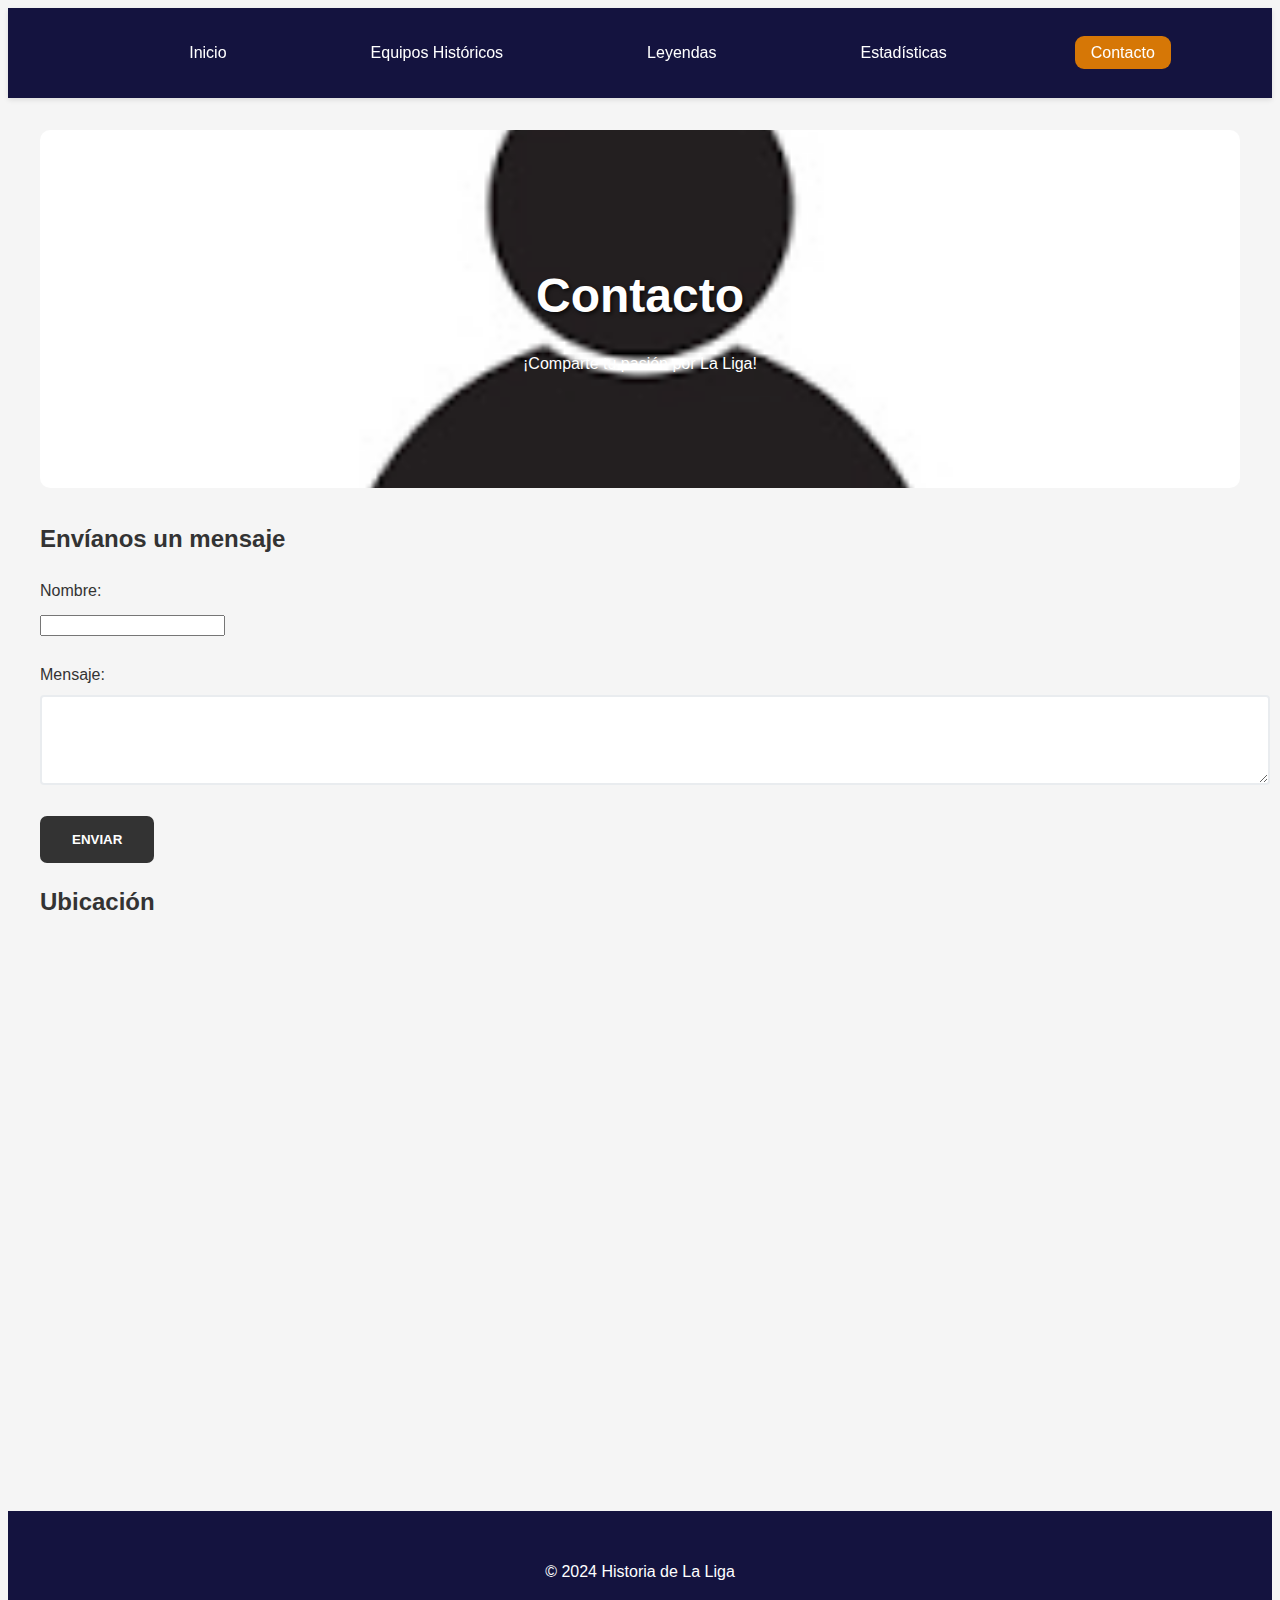
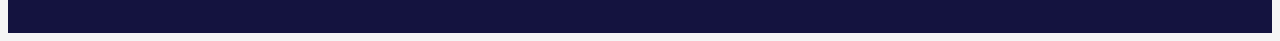
<file: contacto.html>
<!DOCTYPE html>
<html lang="es">
<head>
    <meta charset="UTF-8">
    <meta name="viewport" content="width=device-width, initial-scale=1.0">
    <title>Contacto - La Liga</title>
    <link rel="icon" type="image/x-icon" href="pelota-favicon.ico">
    <link rel="stylesheet" href="estilo.css">
</head>
<body>
    <header>
        <nav>
            <ul>
                <li><a href="index.html">Inicio</a></li>
                <li><a href="equipos.html">Equipos Históricos</a></li>
                <li><a href="jugadores.html">Leyendas</a></li>
                <li><a href="estadisticas.html">Estadísticas</a></li>
                <li><a href="contacto.html" class="active">Contacto</a></li>
            </ul>
        </nav>
    </header>

    <main>
        <section class="hero hero-contact">
            <h1>Contacto</h1>
            <p>¡Comparte tu pasión por La Liga!</p>
        </section>

        <section class="form-container">
            <h2>Envíanos un mensaje</h2>
            <form>
                <div class="form-group">
                    <label for="nombre">Nombre:</label>
                    <input type="text" id="nombre" required>
                </div>
                <div class="form-group">
                    <label for="mensaje">Mensaje:</label>
                    <textarea id="mensaje" rows="4" required></textarea>
                </div>
                <button type="submit">Enviar</button>
            </form>
        </section>

        <section class="map-section">
            <h2>Ubicación</h2>
            <iframe src="https://www.google.com/maps/embed?pb=!1m18!1m12!1m3!1d3197.540956539435!2d-4.429226923934162!3d36.73358447145136!2m3!1f0!2f0!3f0!3m2!1i1024!2i768!4f13.1!3m3!1m2!1s0xd72f7b04fcb2363%3A0x69f9e825cde5bd60!2sEstadio%20La%20Rosaleda!5e0!3m2!1ses!2ses!4v1733491736912!5m2!1ses!2ses" 
            width="600" 
            height="450" 
            style="border:0;" 
            allowfullscreen="" 
            loading="lazy" 
            referrerpolicy="no-referrer-when-downgrade">
        </iframe>
        </section>
    </main>

    <footer>
        <p>&copy; 2024 Historia de La Liga</p>
    </footer>
</body>
</html>
</file>
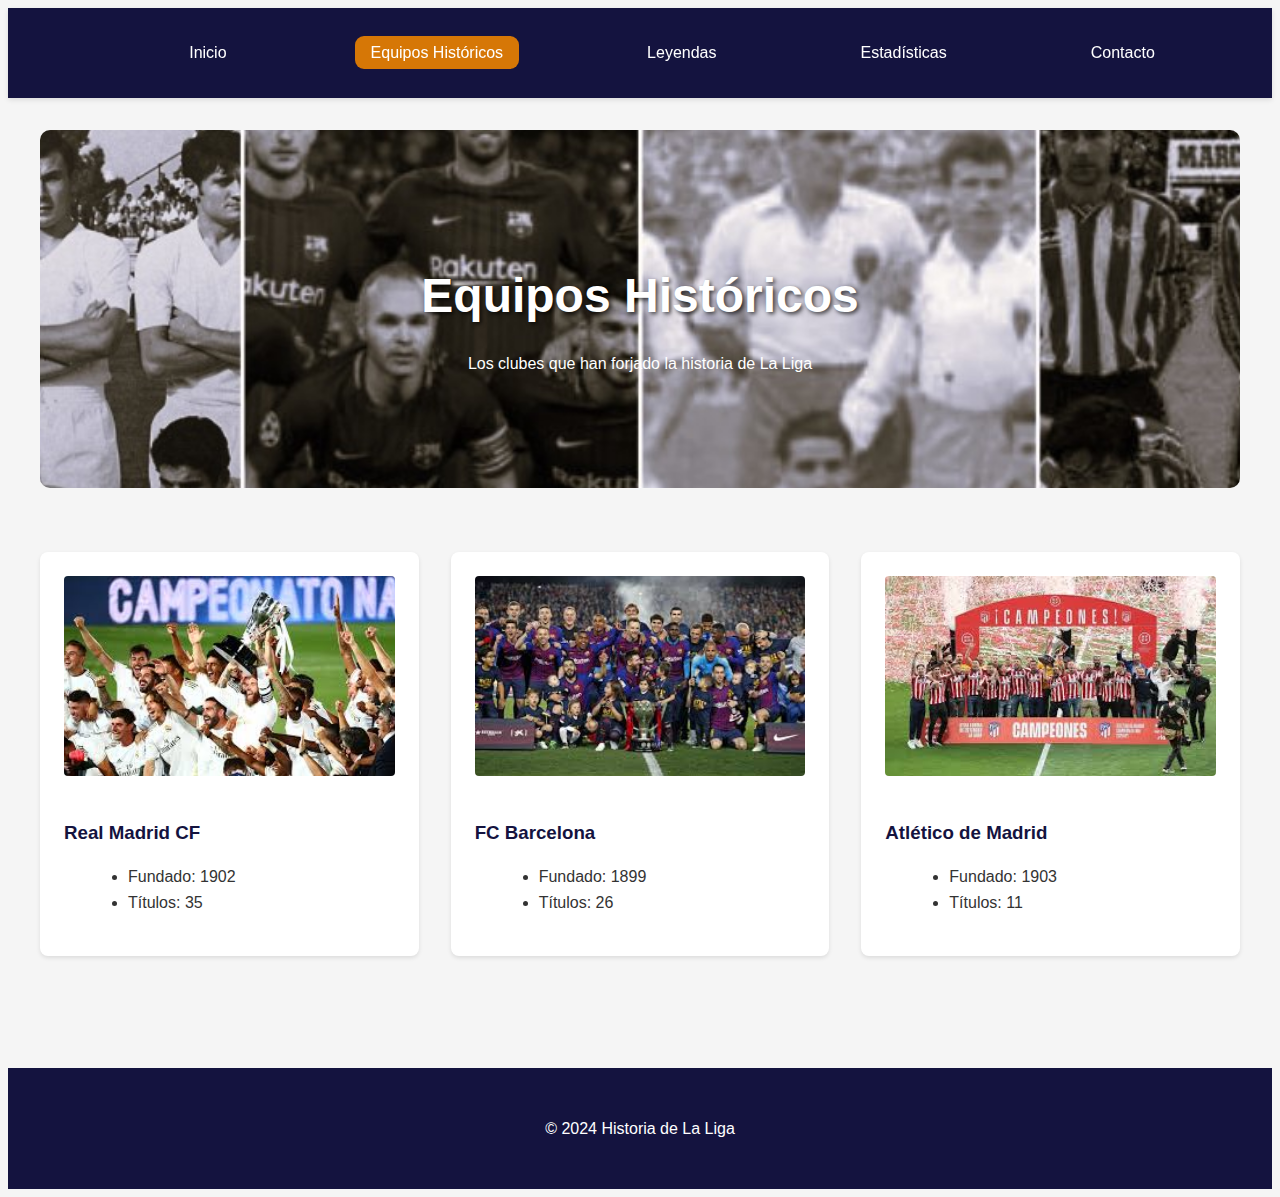
<file: equipos.html>
<!DOCTYPE html>
<html lang="es">
<head>
    <meta charset="UTF-8">
    <meta name="viewport" content="width=device-width, initial-scale=1.0">
    <title>Equipos Históricos - La Liga</title>
    <link rel="icon" type="image/x-icon" href="pelota-favicon.ico">
    <link rel="stylesheet" href="estilo.css">
</head>
<body>
    <header>
        <nav>
            <ul>
                <li><a href="index.html">Inicio</a></li>
                <li><a href="equipos.html" class="active">Equipos Históricos</a></li>
                <li><a href="jugadores.html">Leyendas</a></li>
                <li><a href="estadisticas.html">Estadísticas</a></li>
                <li><a href="contacto.html">Contacto</a></li>
            </ul>
        </nav>
    </header>

    <main>
        <section class="hero hero-teams">
            <h1>Equipos Históricos</h1>
            <p>Los clubes que han forjado la historia de La Liga</p>
        </section>

        <section class="grid-container">
            <div class="card">
                <img src="LigaMadrid.jpg" alt="Madrid" >
                <h3>Real Madrid CF</h3>
                <ul>
                    <li>Fundado: 1902</li>
                    <li>Títulos: 35</li>
                </ul>
            </div>
            <div class="card">
                <img src="LigaBarcajpg.jpg" alt="FC Barcelona">
                <h3>FC Barcelona</h3>
                <ul>
                    <li>Fundado: 1899</li>
                    <li>Títulos: 26</li>
                </ul>
            </div>
            <div class="card">
                <img src="LigaAtletico.jpg" alt="Atlético de Madrid">
                <h3>Atlético de Madrid</h3>
                <ul>
                    <li>Fundado: 1903</li>
                    <li>Títulos: 11</li>
                </ul>
            </div>
        </section>
    </main>

    <footer>
        <p>&copy; 2024 Historia de La Liga</p>
    </footer>
</body>
</html>
</file>
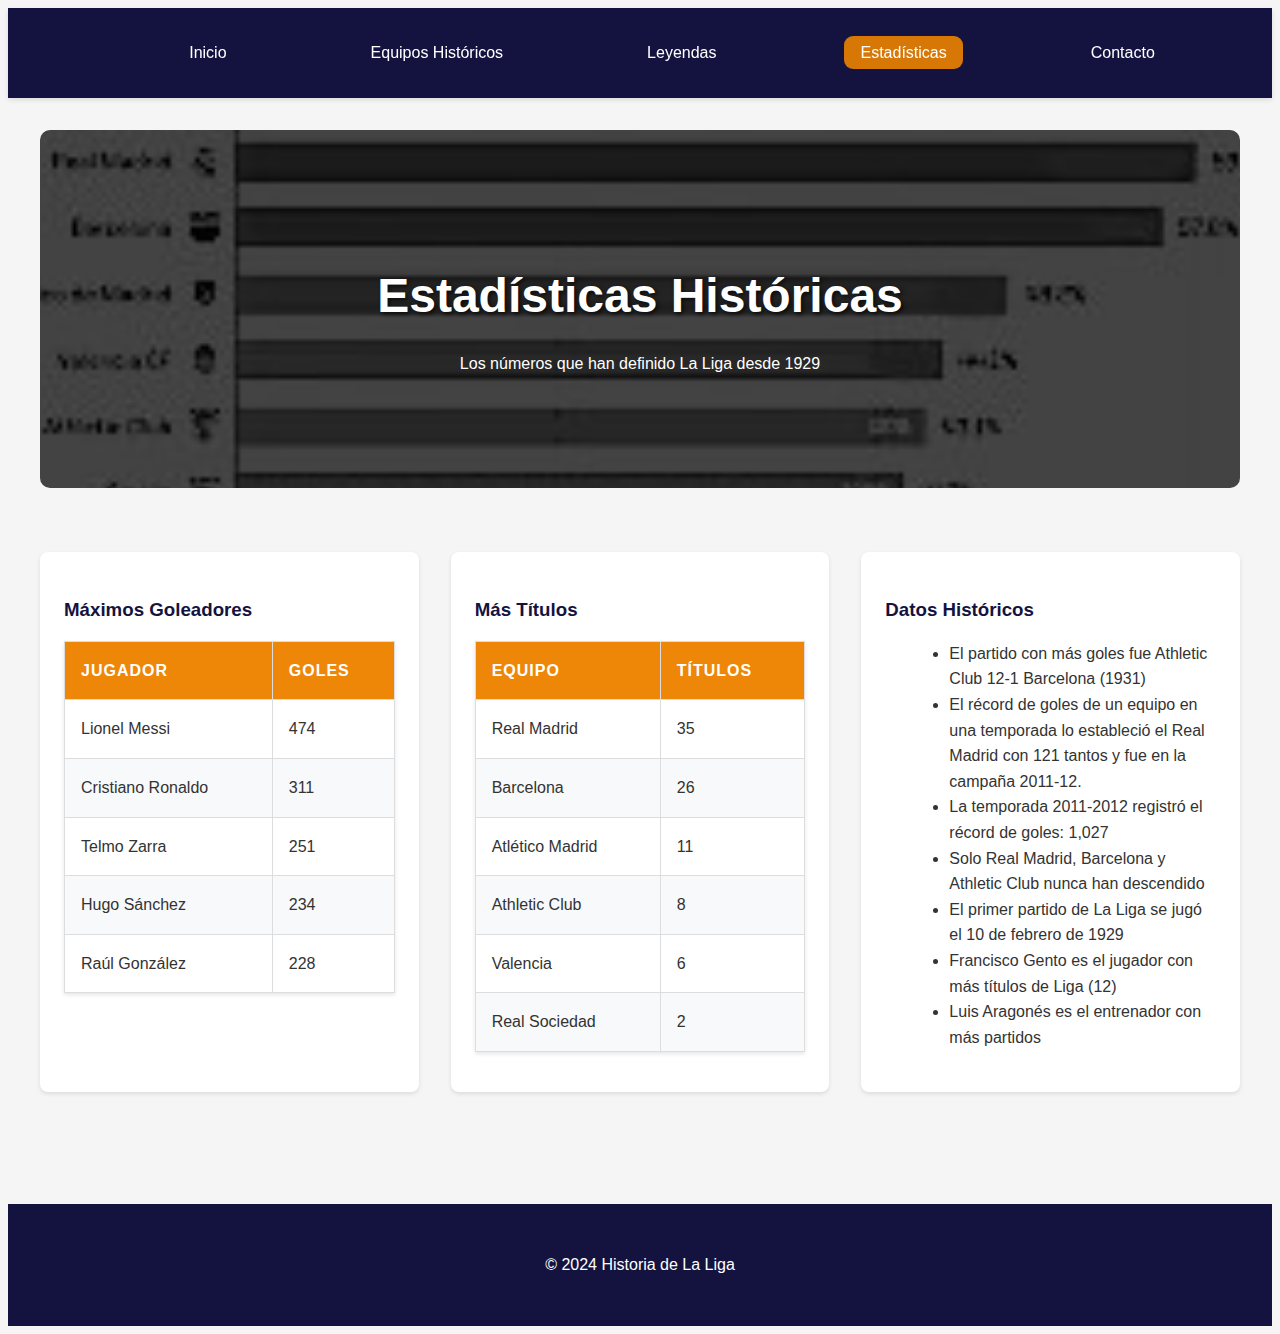
<file: estadisticas.html>
<!DOCTYPE html>
<html lang="es">
<head>
    <meta charset="UTF-8">
    <meta name="viewport" content="width=device-width, initial-scale=1.0">
    <title>Estadísticas - La Liga</title>
    <link rel="icon" type="image/x-icon" href="pelota-favicon.ico">
    <link rel="stylesheet" href="estilo.css">
</head>
<body>
    <header>
        <nav>
            <ul>
                <li><a href="index.html">Inicio</a></li>
                <li><a href="equipos.html">Equipos Históricos</a></li>
                <li><a href="jugadores.html">Leyendas</a></li>
                <li><a href="estadisticas.html" class="active">Estadísticas</a></li>
                <li><a href="contacto.html">Contacto</a></li>
            </ul>
        </nav>
    </header>

    <main>
        <section class="hero hero-stats">
            <h1>Estadísticas Históricas</h1>
            <p>Los números que han definido La Liga desde 1929</p>
        </section>

        <section class="grid-container">
            <div class="card">
                <h3>Máximos Goleadores</h3>
                <table>
                    <thead>
                        <tr>
                            <th>Jugador</th>
                            <th>Goles</th>
                        </tr>
                    </thead>
                    <tbody>
                        <tr>
                            <td>Lionel Messi</td>
                            <td>474</td>
                        </tr>
                        <tr>
                            <td>Cristiano Ronaldo</td>
                            <td>311</td>
                        </tr>
                        <tr>
                            <td>Telmo Zarra</td>
                            <td>251</td>
                        </tr>
                        <tr>
                            <td>Hugo Sánchez</td>
                            <td>234</td>
                        </tr>
                        <tr>
                            <td>Raúl González</td>
                            <td>228</td>
                        </tr>
                    </tbody>
                </table>
            </div>
            <div class="card">
                <h3>Más Títulos</h3>
                <table>
                    <thead>
                        <tr>
                            <th>Equipo</th>
                            <th>Títulos</th>
                        </tr>
                    </thead>
                    <tbody>
                        <tr>
                            <td>Real Madrid</td>
                            <td>35</td>
                        </tr>
                        <tr>
                            <td>Barcelona</td>
                            <td>26</td>
                        </tr>
                        <tr>
                            <td>Atlético Madrid</td>
                            <td>11</td>
                        </tr>
                        <tr>
                            <td>Athletic Club</td>
                            <td>8</td>
                        </tr>
                        <tr>
                            <td>Valencia</td>
                            <td>6</td>
                        </tr>
                        <tr>
                            <td>Real Sociedad</td>
                            <td>2</td>
                        </tr>
                    </tbody>
                </table>
            </div>
            <div class="card">
                <h3>Datos Históricos</h3>
                <ul>
                    <li>El partido con más goles fue Athletic Club 12-1 Barcelona (1931)</li>
                    <li>El récord de goles de un equipo en una temporada lo estableció el Real Madrid con 121 tantos y fue en la campaña 2011-12.</li>
                    <li>La temporada 2011-2012 registró el récord de goles: 1,027</li>
                    <li>Solo Real Madrid, Barcelona y Athletic Club nunca han descendido</li>
                    <li>El primer partido de La Liga se jugó el 10 de febrero de 1929</li>
                    <li>Francisco Gento es el jugador con más títulos de Liga (12)</li>
                    <li>Luis Aragonés es el entrenador con más partidos</li>
                </ul>
            </div>
        </section>
    </main>

    <footer>
        <p>&copy; 2024 Historia de La Liga</p>
    </footer>
</body>
</html>
</file>
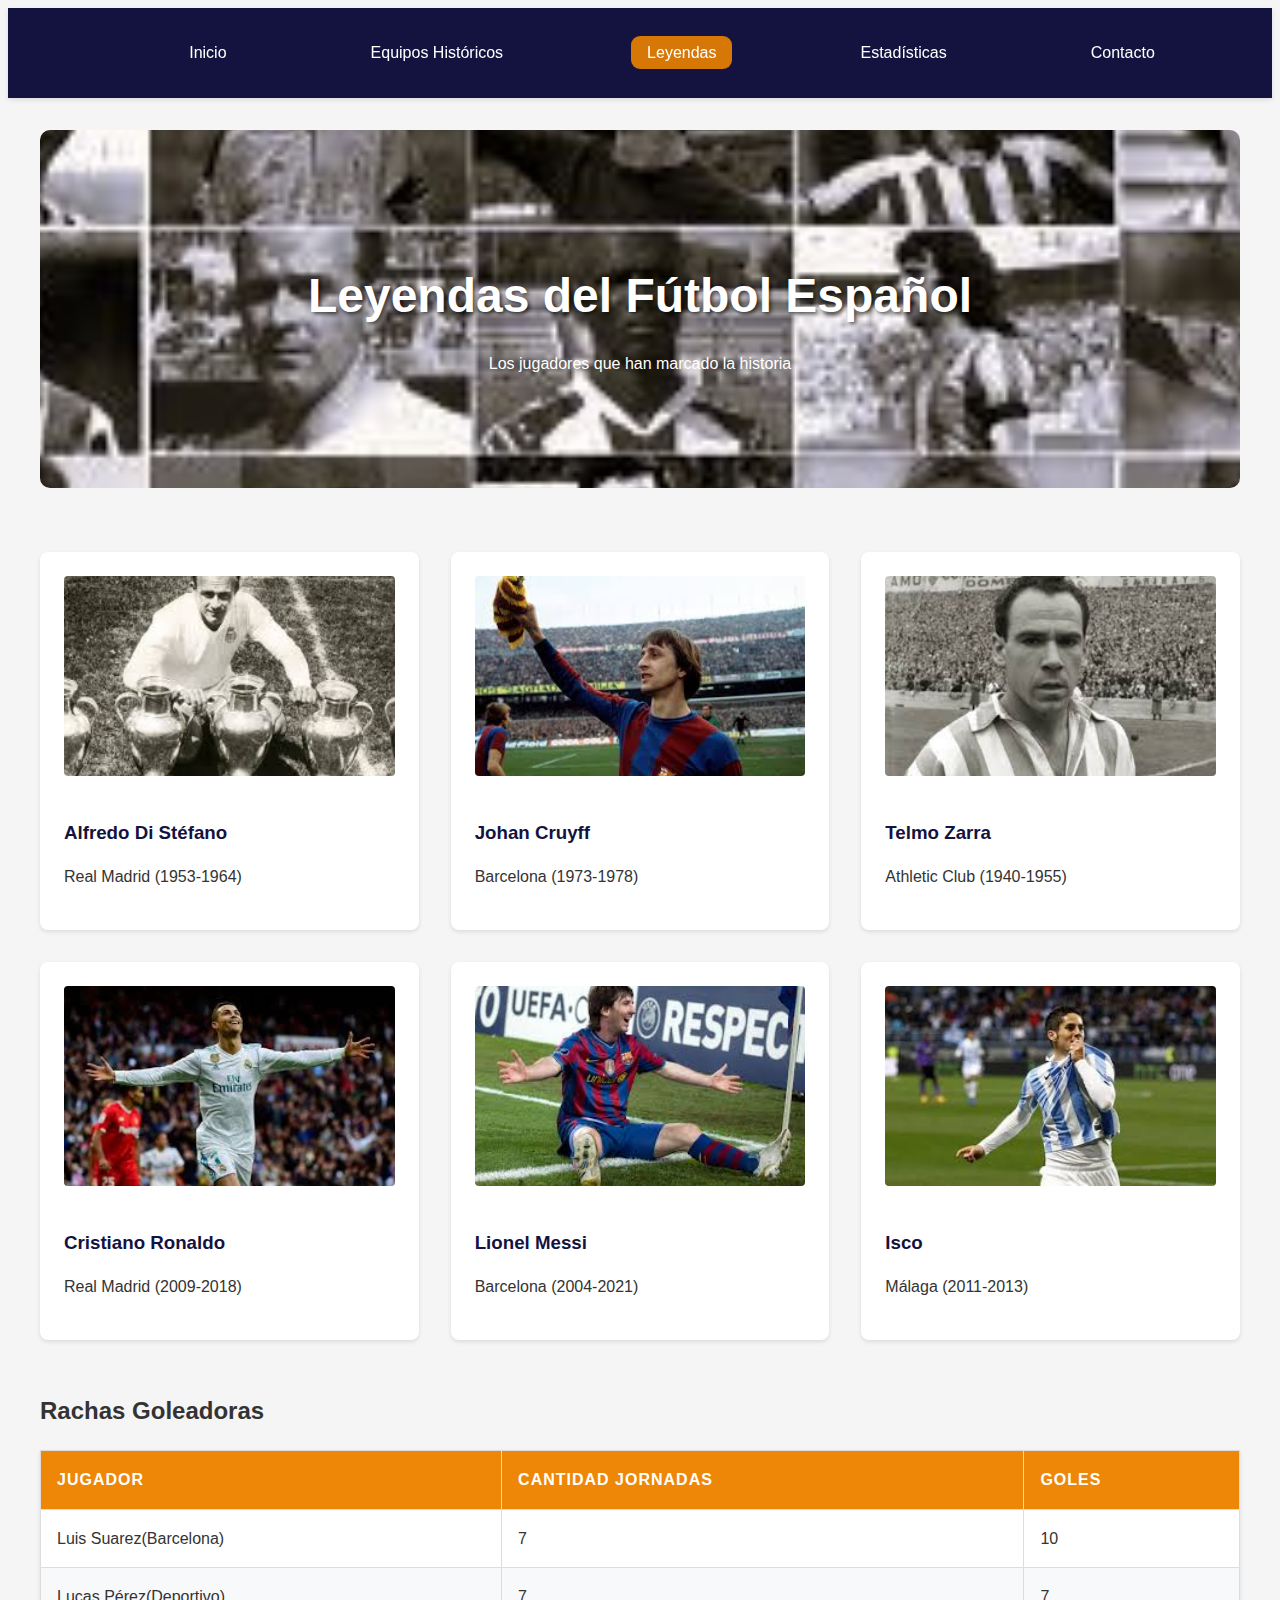
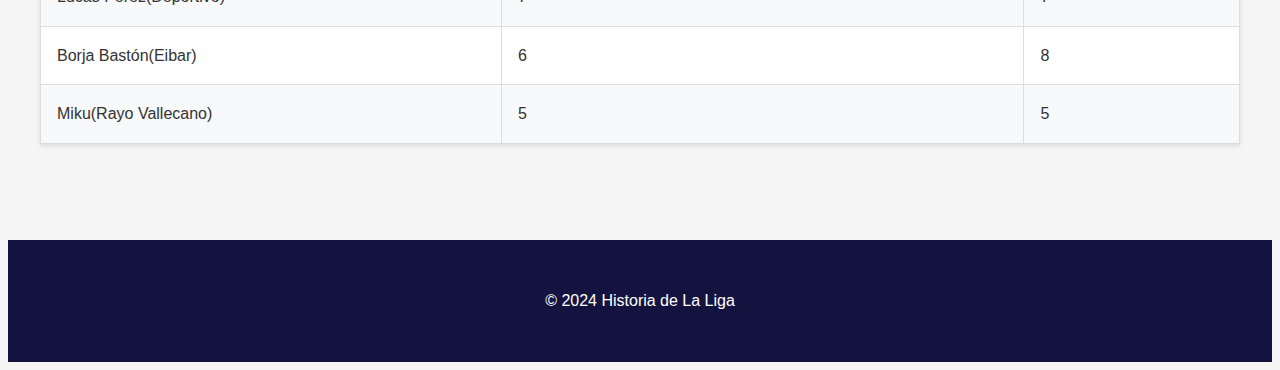
<file: jugadores.html>
<!DOCTYPE html>
<html lang="es">
<head>
    <meta charset="UTF-8">
    <meta name="viewport" content="width=device-width, initial-scale=1.0">
    <title>Leyendas - La Liga</title>
    <link rel="icon" type="image/x-icon" href="pelota-favicon.ico">
    <link rel="stylesheet" href="estilo.css">
</head>
<body>
    <header>
        <nav>
            <ul>
                <li><a href="index.html">Inicio</a></li>
                <li><a href="equipos.html">Equipos Históricos</a></li>
                <li><a href="jugadores.html" class="active">Leyendas</a></li>
                <li><a href="estadisticas.html">Estadísticas</a></li>
                <li><a href="contacto.html">Contacto</a></li>
            </ul>
        </nav>
    </header>

    <main>
        <section class="hero hero-legends">
            <h1>Leyendas del Fútbol Español</h1>
            <p>Los jugadores que han marcado la historia</p>
        </section>

        <section class="grid-container">
            <div class="card">
                <img src="DiStefano.jpg" alt="Alfredo Di Stéfano">
                <h3>Alfredo Di Stéfano</h3>
                <p>Real Madrid (1953-1964)</p>
            </div>
            <div class="card">
                <img src="johan.jpg" alt="Johan Cruyff">
                <h3>Johan Cruyff</h3>
                <p>Barcelona (1973-1978)</p>
            </div>
            <div class="card">
                <img src="zarra.jpg" alt="Telmo Zarra">
                <h3>Telmo Zarra</h3>
                <p>Athletic Club (1940-1955)</p>
            </div>
            <div class="card">
                <img src="CristianoRonaldo.jpg" alt="Cristiano Ronaldo">
                <h3>Cristiano Ronaldo</h3>
                <p>Real Madrid (2009-2018)</p>
            </div>
            <div class="card">
                <img src="LeoMessi.jpg" alt="Lionel Messi">
                <h3>Lionel Messi</h3>
                <p>Barcelona (2004-2021)</p>
            </div>
            <div class="card">
                <img src="Isco.jpg" alt="Isco">
                <h3>Isco</h3>
                <p>Málaga (2011-2013)</p>
            </div>
        </section>

        <section>
            <h2>Rachas Goleadoras</h2>
            <table>
                <thead>
                    <tr>
                        <th>Jugador</th>
                        <th>Cantidad Jornadas</th>
                        <th>Goles</th>
                    </tr>
                </thead>
                <tbody>
                    <tr>
                        <td>Luis Suarez(Barcelona)</td>
                        <td>7</td>
                        <td>10</td>
                    </tr>
                    <tr>
                        <td>Lucas Pérez(Deportivo)</td>
                        <td>7</td>
                        <td>7</td>
                    </tr>
                    <tr>
                        <td>Borja Bastón(Eibar)</td>
                        <td>6</td>
                        <td>8</td>
                    </tr>
                    <tr>
                        <td>Miku(Rayo Vallecano)</td>
                        <td>5</td>
                        <td>5</td>
                    </tr>
                </tbody>
            </table>
        </section>
    </main>

    <footer>
        <p>&copy; 2024 Historia de La Liga</p>
    </footer>
</body>
</html>
</file>
<file: estilo.css>
body {
    font-family: 'Poppins', sans-serif;
    line-height: 1.6;
    color:#333;
    background-color: #f5f5f5;
}


main {
    max-width: 1200px;
    margin: 0 auto;
    padding: 2rem;
}

.hero {
    background-image: linear-gradient(rgba(20, 19, 63, 0.7), rgba(20, 19, 63, 0.7));
    background-size: cover;
    background-position: center;
    padding: 6rem 2rem;
    text-align: center;
    color: white;
    border-radius: 10px;
    margin-bottom: 3rem;
}

.hero h1 {
    font-size: 3.5rem;
    margin-bottom: 1rem;
    text-shadow: 2px 2px 4px rgba(0,0,0,0.5);
}


.flex-container {
    display: flex;
    gap: 2rem;
    flex-wrap: wrap;
    justify-content: center;
}

.cartas-historicas {
    flex: 1;
    min-width: 300px;
    background: white;
    padding: 1.5rem;
    border-radius: 8px;
    box-shadow: 0 4px 6px rgba(0,0,0,0.1);
    transition: transform 0.3s ease;
}

.cartas-historicas:hover {
    transform: translateY(-5px);
}

.cartas-historicas img {
    width: 100%;
    height: 200px;
    object-fit:fill ;
    border-radius: 7px;
    margin-bottom: 1rem;
}


.lists-section {
    display: flex;
    gap: 2rem;
    flex-wrap: wrap;
}

.orden-listas, .orden2-listas {
    flex: 1;
    min-width: 300px;
    background: white;
    padding: 1.5rem;
    border-radius: 8px;
    box-shadow: 0 2px 4px rgba(0,0,0,0.1);
}

ol, ul {
    margin-left: 1.5rem;
    margin-top: 1rem;
}

table {
    width: 100%;
    border-collapse: collapse;
    margin: 1rem 0;
    background-color: white;
    box-shadow: 0 2px 4px rgba(0,0,0,0.1);
}

th, td {
    padding: 1rem;
    border: 1px solid #ddd;
    text-align: left;
}

th {
    background-color: #ee8707;
    color: white;
    text-transform: uppercase;
    letter-spacing: 1px;
}

tr:nth-child(even) {
    background-color: #f8f9fa;
}


iframe, audio {
    width: 100%;
    border-radius: 8px;
    margin: 1rem 0;
}


footer {
    text-align: center;
    padding: 2rem;
    background:#14133f;
    color: white;
    margin-top: 3rem;
}


nav {
    padding: 1rem;
}

nav ul {
    list-style: none;
    display: flex;
    justify-content: center;
    gap: 7rem;
    flex-wrap: wrap;
}

nav a {
    text-decoration: none;
    color: white;
    font-weight: 500;
    padding: 0.5rem 1rem;
    border-radius: 9px;
    transition: all 0.3s ease;
}

nav a:hover {
    background-color:#d67706;
    color: white;
}

nav a.active {
    background-color:#d67706;
    color: white;
}

nav a:visited {
    color: white;
}



header {
    background-color: #14133f;
    position: sticky;
    top: 0;
    z-index: 1000;
    box-shadow: 0 2px 5px rgba(0,0,0,0.1);
}

.hero {
    padding: 6rem 2rem;
    text-align: center;
    color: white;
    background-size: cover;
    background-position: center;
    background-attachment: fixed;
    margin-bottom: 2rem;
}

.hero h1 {
    font-size: 3rem;
    text-shadow: 2px 2px 4px rgba(0,0,0,0.7);
}



.hero-teams {
    background-image:  url('equiposhistoricos.jpg');
}

.hero-legends {
    background-image:  url('leyendas.jpg');
}

.hero-stats {
    background-image:  url('estats.jpg');
}

.hero-contact {
    background-image:  url('contacto.jpg');
}


.form-section {
    background: white;
    padding: 2rem;
    border-radius: 8px;
    box-shadow: 0 2px 5px rgba(0,0,0,0.1);
}

.form-group {
    margin-bottom: 1.5rem;
}

label {
    display: block;
    margin-bottom: 0.5rem;
    font-weight: 500;
    color: #333;
}

input[type="texto"],
input[type="numero"],
textarea {
    width: 100%;
    padding: 0.8rem;
    border: 2px solid #e9ecef;
    border-radius: 4px;
    font-family: inherit;
    transition: border-color 0.3s ease;
}

input[type="text"]:focus,
input[type="number"]:focus,
textarea:focus {
    outline: none;
    border-color: #333;
    box-shadow: 0 0 0 2px rgba(238, 135, 7, 0.2);
}

.radio-group,
.checkbox-group {
    display: flex;
    gap: 1.5rem;
    align-items: center;
    flex-wrap: wrap;
}

button[type="submit"] {
    background-color: #333;
    color: white;
    padding: 1rem 2rem;
    border:#14133f;
    border-radius: 7px;
    cursor:pointer;
    font-weight: 600;
    text-transform: uppercase;
    
}

button[type="submit"]:hover {
    background-color: #d67706;
    transform: translateY(-1px);
}




.grid-container {
    display: grid;
    grid-template-columns: repeat(auto-fit, minmax(280px, 1fr));
    gap: 2rem;
    padding: 2rem 0;
}

.card {
    background: white;
    border-radius: 8px;
    padding: 1.5rem;
    box-shadow: 0 2px 4px rgba(0,0,0,0.1);
    transition: transform 0.3s;
}

.card:hover {
    transform: translateY(-5px);
}

.card img {
    width: 100%;
    height: 200px;
    object-fit: cover;
    border-radius: 4px;
    margin-bottom: 1rem;
}

.card h3 {
    color: #14133f;
    margin-bottom: 1rem;
}
</file>
